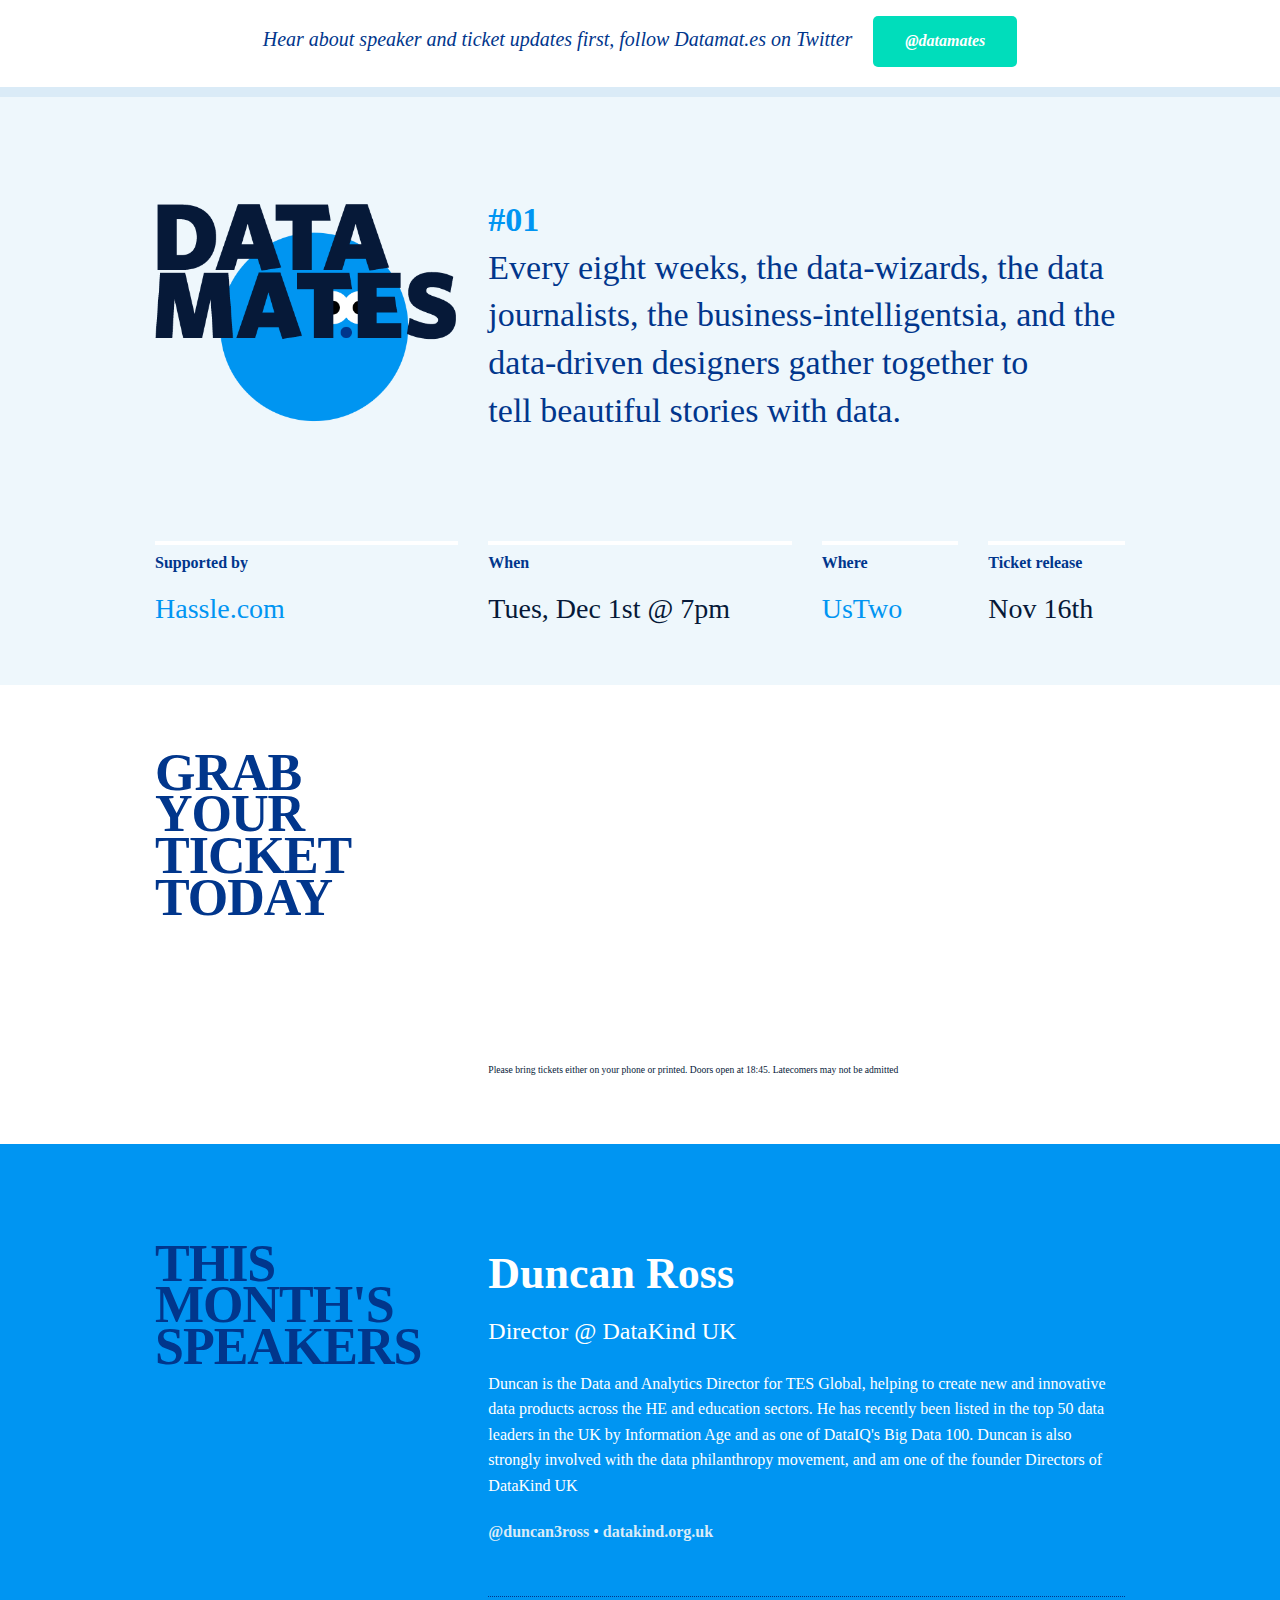
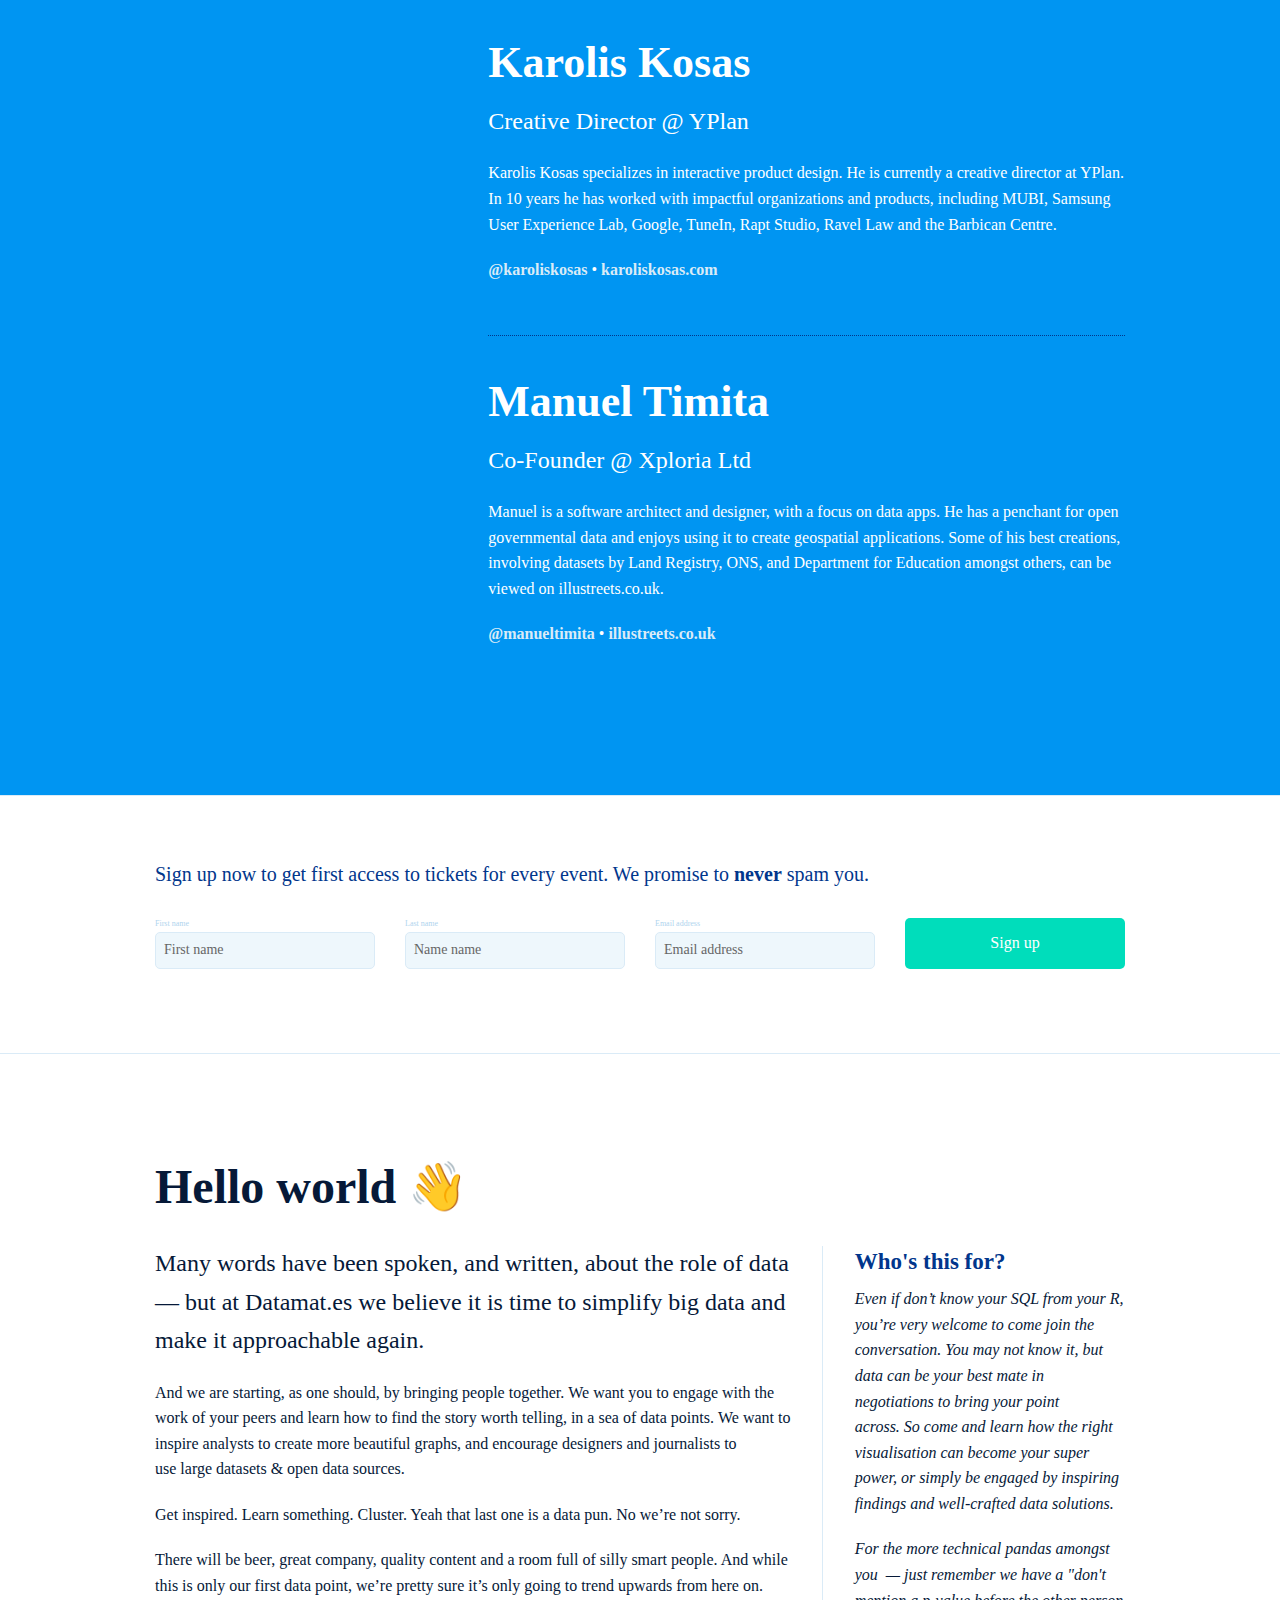
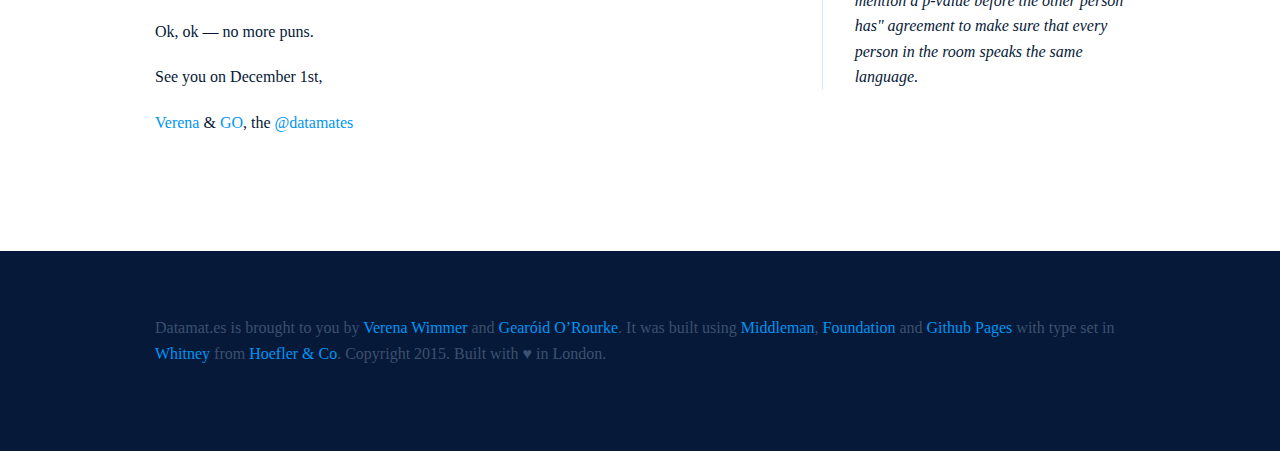
<file: index.html>
<!DOCTYPE html>
<head>
  <title></title>
  <meta charset="utf-8">
  <!-- Always force latest IE rendering engine or request Chrome Frame -->
  <meta content="IE=edge,chrome=1" http-equiv="X-UA-Compatible">
  <link rel="stylesheet" type="text/css" href="//cloud.typography.com/7685452/629708/css/fonts.css" />
  <link rel="stylesheet" href="stylesheets/normalize.css" />
  <link rel="stylesheet" href="stylesheets/foundation.css" />
  <link rel="stylesheet" href="stylesheets/datamates.css" />
</head>
<body>
  <section id='follow-us'>
    <div class='row'>
      <p>
        Hear about speaker and ticket updates first, follow Datamat.es on Twitter
        <a class='button' href='https://twitter.com/datamates'>@datamates</a>
      </p>
    </div>
  </section>
  <header class='hero'>
    <div class='row'>
      <div class='large-4 columns'>
        <h1>DataMates</h1>
        <img class='logo' src='images/site-logo.png'>
      </div>
      <div class='large-8 columns'>
        <h2>
          <span>#01</span>
          Every eight weeks, the data-wizards, the data journalists, the business-intelligentsia, and the data-driven designers gather together to tell beautiful stories with data. 
        </h2>
      </div>
    </div>
    <div class='event-details'>
      <div class='row'>
        <div class='large-4 columns'>
          <h4 class='swiss-head'>Supported by</h4>
          <h3>
            <a href="http://hassle.com">Hassle.com</a>
          </h3>
        </div>
        <div class='large-4 small-6 columns'>
          <h4 class='swiss-head'>When</h4>
          <h3>Tues, Dec 1st @ 7pm</h3>
        </div>
        <div class='large-2 small-6 columns'>
          <h4 class='swiss-head'>Where</h4>
          <h3>
            <a href="https://www.google.com/maps?z=12&t=m&q=loc:51.524064+-0.07706499999994776">UsTwo</a>
          </h3>
        </div>
        <div class='large-2 small-6 columns'>
          <h4 class='swiss-head'>Ticket release</h4>
          <h3>Nov 16th</h3>
        </div>
      </div>
    </div>
  </header>
  <section class='tickets'>
    <div class='row'>
      <div class='large-4 columns'>
        <h1 class='section-header'>Grab your ticket today</h1>
      </div>
      <div class='large-8 columns'>
        <iframe  src="//eventbrite.co.uk/tickets-external?eid=19559326472&ref=etckt" frameborder="0" height="300" width="100%" vspace="0" hspace="0" marginheight="5" marginwidth="5" scrolling="auto" allowtransparency="true"></iframe>
        <small>Please bring tickets either on your phone or printed. Doors open at 18:45. Latecomers may not be admitted</small>
      </div>
    </div>
  </section>
  <section class='speakers'>
    <div class='row'>
      <div class='large-4 columns'>
        <h1 class='section-header'>This month's speakers</h1>
      </div>
      <div class='large-8 columns'>
        <article class='speaker'>
          <div class='row'>
            <div class='large-12 columns'>
              <h1>Duncan Ross</h1>
              <p class='standfirst'>Director @ DataKind UK</p>
              <p>Duncan is the Data and Analytics Director for TES Global, helping to create new and innovative data products across the HE and education sectors. He has recently been listed in the top 50 data leaders in the UK by Information Age and as one of DataIQ's Big Data 100. Duncan is also strongly involved with the data philanthropy movement, and am one of the founder Directors of DataKind UK</p>
              <p><a href="https://twitter.com/@duncan3ross">@duncan3ross</a> • <a href="http://datakind.org.uk">datakind.org.uk</a></p>
            </div>
          </div>
        </article>
        <article class='speaker'>
          <div class='row'>
            <div class='large-12 columns'>
              <h1>Karolis Kosas</h1>
              <p class='standfirst'>Creative Director @ YPlan</p>
              <p>Karolis Kosas specializes in interactive product design. He is currently a creative director at YPlan.  In 10 years he has worked with impactful organizations and products, including MUBI, Samsung User Experience Lab, Google, TuneIn, Rapt Studio, Ravel Law and the Barbican Centre.</p>
              <p><a href="https://twitter.com/@karoliskosas">@karoliskosas</a> • <a href="http://karoliskosas.com">karoliskosas.com</a></p>
            </div>
          </div>
        </article>
        <article class='speaker'>
          <div class='row'>
            <div class='large-12 columns'>
              <h1>Manuel Timita</h1>
              <p class='standfirst'>Co-Founder @ Xploria Ltd</p>
              <p>Manuel is a software architect and designer, with a focus on data apps. He has a penchant for open governmental data and enjoys using it to create geospatial applications. Some of his best creations, involving datasets by Land Registry, ONS, and Department for Education amongst others, can be viewed on illustreets.co.uk.</p>
              <p><a href="https://twitter.com/@manueltimita">@manueltimita</a> • <a href="http://illustreets.co.uk">illustreets.co.uk</a></p>
            </div>
          </div>
        </article>
      </div>
    </div>
  </section>
  <section id='newsletter'>
    <div class='row'>
      <h3 class='large-12 columns'>Sign up now to get first access to tickets for every event. We promise to <b>never</b> spam you.</h3>
      <form action='//datamat.us12.list-manage.com/subscribe/post?u=cb855305b7d476a301bc8db16&amp;amp;id=87c052671d' method='post' target='_blank'>
        <div class='large-3 medium-6 small-12 columns'>
          <label>
            First name
            <input type="text" value="" name="FNAME" placeholder="First name" required/>
          </label>
        </div>
        <div class='large-3 medium-6 small-12 columns'>
          <label>
            Last name
            <input type="text" value="" name="LNAME" placeholder="Name name" required/>
          </label>
        </div>
        <div class='large-3 medium-6 small-12 columns'>
          <label>
            Email address
            <input type="email" value="" name="EMAIL" placeholder="Email address" required/>
            <input type="text" name="b_cb855305b7d476a301bc8db16_87c052671d" tabindex="-1" value="" style="display:none;">
          </label>
        </div>
        <div class='large-3 medium-6 small-12 columns'>
          <button class='button expand' type='submit'>Sign up</button>
        </div>
      </form>
    </div>
  </section>
  <script type='text/javascript' src='//s3.amazonaws.com/downloads.mailchimp.com/js/mc-validate.js'></script><script type='text/javascript'>(function($) {window.fnames = new Array(); window.ftypes = new Array();fnames[0]='EMAIL';ftypes[0]='email';fnames[1]='FNAME';ftypes[1]='text';fnames[2]='LNAME';ftypes[2]='text';}(jQuery));var $mcj = jQuery.noConflict(true);</script>
  <section id='hello-world'>
    <div class='row'>
      <div class='large-8 columns'>
        <article>
          <h1>Hello world 👋</h1>
          <p class='standfirst'>Many words have been spoken, and written, about the role of data — but at Datamat.es we believe it is time to simplify big data and make it approachable again.</p>
          <p>And we are starting, as one should, by bringing people together. We want you to engage with the work of your peers and learn how to find the story worth telling, in a sea of data points. We want to inspire analysts to create more beautiful graphs, and encourage designers and journalists to use large datasets & open data sources. </p>
          <p>Get inspired. Learn something. Cluster. Yeah that last one is a data pun. No we’re not sorry.</p>
          <p>There will be beer, great company, quality content and a room full of silly smart people. And while this is only our first data point, we’re pretty sure it’s only going to trend upwards from here on. </p>
          <p>Ok, ok — no more puns.</p>
          <p>See you on December 1st,  </p>
          <p>
            <a href="https://twitter.com/ver_enaw">Verena</a> & <a href="https://twitter.com/gearoidorourke">GO</a>, the <a href="https://twitter.com/datamates">@datamates</a>
          </p>
        </article>
      </div>
      <div class='large-4 columns'>
        <aside>
          <h4>Who's this for?</h4>
          <p>Even if don’t know your SQL from your R, you’re very welcome to come join the conversation. You may not know it, but data can be your best mate in negotiations to bring your point across. So come and learn how the right visualisation can become your super power, or simply be engaged by inspiring findings and well-crafted data solutions.</p>
          <p>For the more technical pandas amongst you  — just remember we have a "don't mention a p-value before the other person has" agreement to make sure that every person in the room speaks the same language.</p>
        </aside>
      </div>
    </div>
  </section>
  <footer id='site-footer'>
    <div class='row'>
      <div class='large-12 medium-12 small-12 columns'>
        <p>Datamat.es is brought to you by <a href="https://twitter.com/ver_enaw">Verena Wimmer</a> and <a href="https://twitter.com/gearoidorourke">Gearóid O’Rourke</a>. It was built using <a href="https://middlemanapp.com/">Middleman</a>, <a href="http://foundation.zurb.com/">Foundation</a> and <a href="https://pages.github.com/">Github Pages</a> with type set in <a href="http://www.typography.com/fonts/whitney/overview/">Whitney</a> from <a href="http://www.typography.com/">Hoefler &amp; Co</a>. Copyright 2015. Built with &hearts; in London.</p>
      </div>
    </div>
  </footer>
  <script src="javascripts/vendor/jquery.js"></script>
  <script src="javascripts/vendor/foundation.min.js"></script>
  <script>$(document).foundation();</script>
  <script>(function(i,s,o,g,r,a,m){i['GoogleAnalyticsObject']=r;i[r]=i[r]||function(){(i[r].q=i[r].q||[]).push(arguments)},i[r].l=1*new Date();a=s.createElement(o),m=s.getElementsByTagName(o)[0];a.async=1;a.src=g;m.parentNode.insertBefore(a,m)})(window,document,'script','//www.google-analytics.com/analytics.js','ga');ga('create', 'UA-69174152-1', 'auto'); ga('send', 'pageview');</script>
</body>
</file>
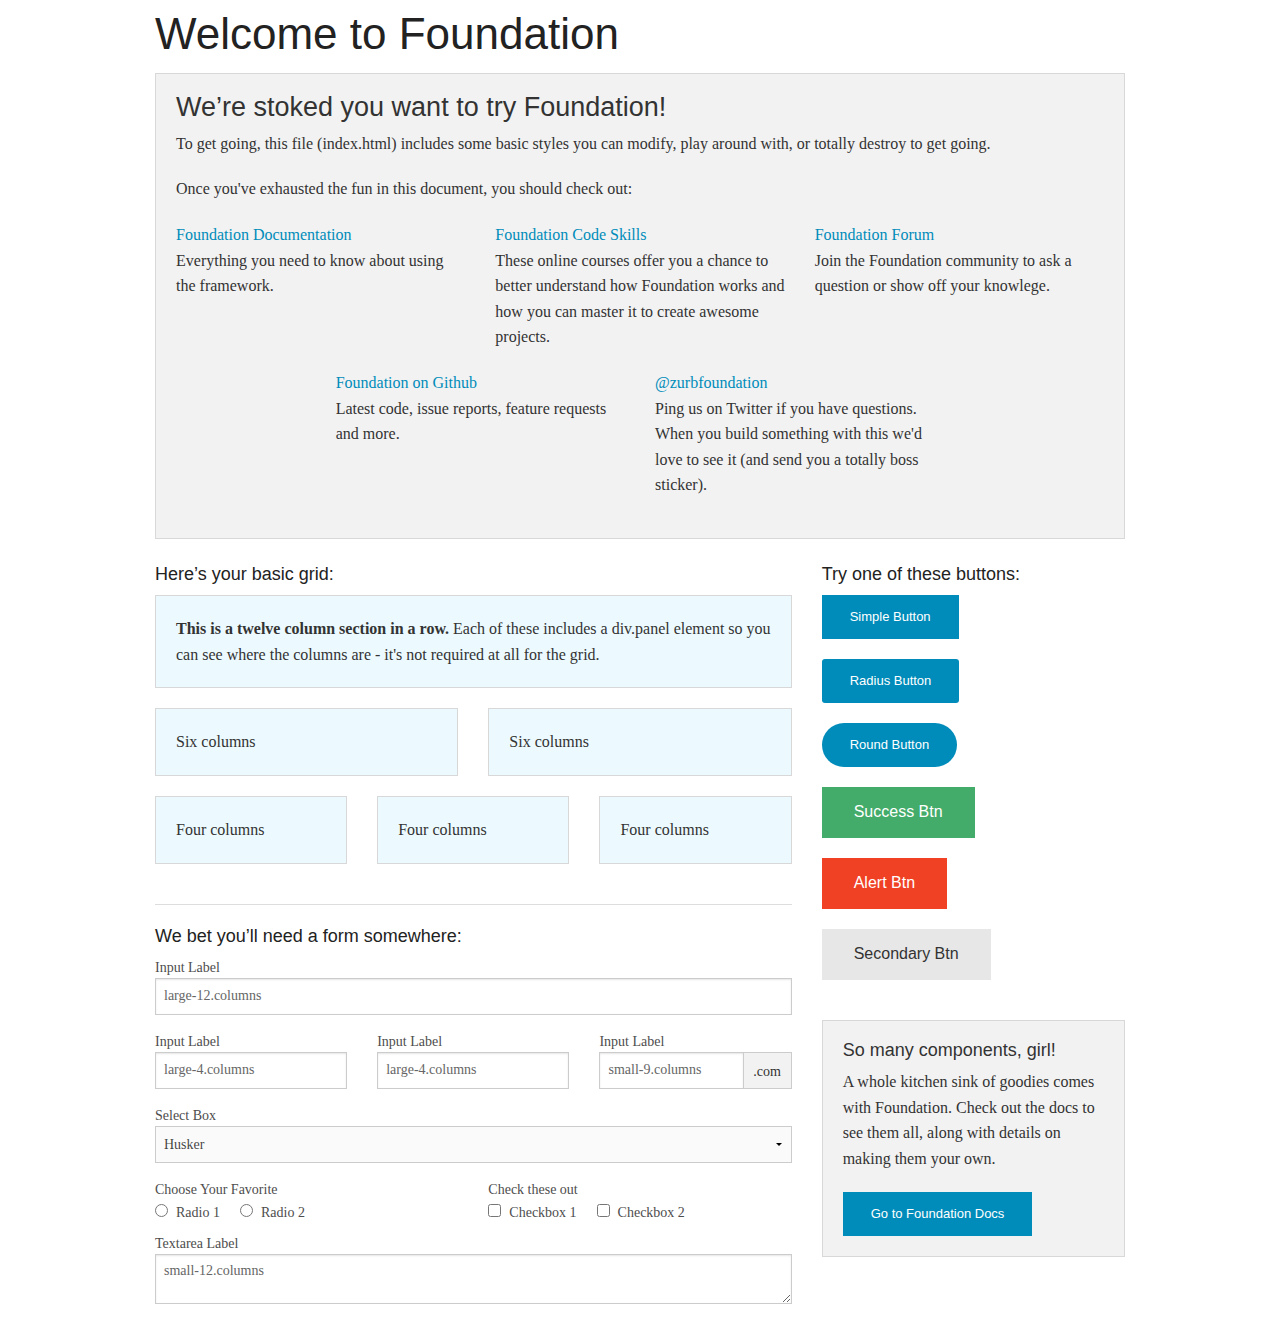
<file: source/index.html>
<!doctype html>
<html class="no-js" lang="en">
  <head>

    <meta charset="utf-8" />
    <meta name="viewport" content="width=device-width, initial-scale=1.0" />

    <title>Foundation | Welcome</title>

    <link rel="stylesheet" type="text/css" href="//cloud.typography.com/7685452/629708/css/fonts.css" />
    <link rel="stylesheet" href="stylesheets/normalize.css" />
    <link rel="stylesheet" href="stylesheets/foundation.css" />
    <link rel="stylesheet" href="stylesheets/datamates.css" />

  </head>
  <body>

    <div class="row">
      <div class="large-12 columns">
        <h1>Welcome to Foundation</h1>
      </div>
    </div>

    <div class="row">
      <div class="large-12 columns">
        <div class="panel">
          <h3>We&rsquo;re stoked you want to try Foundation! </h3>
          <p>To get going, this file (index.html) includes some basic styles you can modify, play around with, or totally destroy to get going.</p>
          <p>Once you've exhausted the fun in this document, you should check out:</p>
          <div class="row">
            <div class="large-4 medium-4 columns">
              <p><a href="http://foundation.zurb.com/docs">Foundation Documentation</a><br />Everything you need to know about using the framework.</p>
            </div>
            <div class="large-4 medium-4 columns">
              <p><a href="http://zurb.com/university/code-skills">Foundation Code Skills</a><br />These online courses offer you a chance to better understand how Foundation works and how you can master it to create awesome projects.</p>
            </div>
            <div class="large-4 medium-4 columns">
              <p><a href="http://foundation.zurb.com/forum">Foundation Forum</a><br />Join the Foundation community to ask a question or show off your knowlege.</p>
            </div>
          </div>
          <div class="row">
            <div class="large-4 medium-4 medium-push-2 columns">
              <p><a href="http://github.com/zurb/foundation">Foundation on Github</a><br />Latest code, issue reports, feature requests and more.</p>
            </div>
            <div class="large-4 medium-4 medium-pull-2 columns">
              <p><a href="https://twitter.com/ZURBfoundation">@zurbfoundation</a><br />Ping us on Twitter if you have questions. When you build something with this we'd love to see it (and send you a totally boss sticker).</p>
            </div>
          </div>
        </div>
      </div>
    </div>

    <div class="row">
      <div class="large-8 medium-8 columns">
        <h5>Here&rsquo;s your basic grid:</h5>
        <!-- Grid Example -->

        <div class="row">
          <div class="large-12 columns">
            <div class="callout panel">
              <p><strong>This is a twelve column section in a row.</strong> Each of these includes a div.panel element so you can see where the columns are - it's not required at all for the grid.</p>
            </div>
          </div>
        </div>
        <div class="row">
          <div class="large-6 medium-6 columns">
            <div class="callout panel">
              <p>Six columns</p>
            </div>
          </div>
          <div class="large-6 medium-6 columns">
            <div class="callout panel">
              <p>Six columns</p>
            </div>
          </div>
        </div>
        <div class="row">
          <div class="large-4 medium-4 small-4 columns">
            <div class="callout panel">
              <p>Four columns</p>
            </div>
          </div>
          <div class="large-4 medium-4 small-4 columns">
            <div class="callout panel">
              <p>Four columns</p>
            </div>
          </div>
          <div class="large-4 medium-4 small-4 columns">
            <div class="callout panel">
              <p>Four columns</p>
            </div>
          </div>
        </div>

        <hr />

        <h5>We bet you&rsquo;ll need a form somewhere:</h5>
        <form>
          <div class="row">
            <div class="large-12 columns">
              <label>Input Label</label>
              <input type="text" placeholder="large-12.columns" />
            </div>
          </div>
          <div class="row">
            <div class="large-4 medium-4 columns">
              <label>Input Label</label>
              <input type="text" placeholder="large-4.columns" />
            </div>
            <div class="large-4 medium-4 columns">
              <label>Input Label</label>
              <input type="text" placeholder="large-4.columns" />
            </div>
            <div class="large-4 medium-4 columns">
              <div class="row collapse">
                <label>Input Label</label>
                <div class="small-9 columns">
                  <input type="text" placeholder="small-9.columns" />
                </div>
                <div class="small-3 columns">
                  <span class="postfix">.com</span>
                </div>
              </div>
            </div>
          </div>
          <div class="row">
            <div class="large-12 columns">
              <label>Select Box</label>
              <select>
                <option value="husker">Husker</option>
                <option value="starbuck">Starbuck</option>
                <option value="hotdog">Hot Dog</option>
                <option value="apollo">Apollo</option>
              </select>
            </div>
          </div>
          <div class="row">
            <div class="large-6 medium-6 columns">
              <label>Choose Your Favorite</label>
              <input type="radio" name="pokemon" value="Red" id="pokemonRed"><label for="pokemonRed">Radio 1</label>
              <input type="radio" name="pokemon" value="Blue" id="pokemonBlue"><label for="pokemonBlue">Radio 2</label>
            </div>
            <div class="large-6 medium-6 columns">
              <label>Check these out</label>
              <input id="checkbox1" type="checkbox"><label for="checkbox1">Checkbox 1</label>
              <input id="checkbox2" type="checkbox"><label for="checkbox2">Checkbox 2</label>
            </div>
          </div>
          <div class="row">
            <div class="large-12 columns">
              <label>Textarea Label</label>
              <textarea placeholder="small-12.columns"></textarea>
            </div>
          </div>
        </form>
      </div>

      <div class="large-4 medium-4 columns">
        <h5>Try one of these buttons:</h5>
        <p><a href="#" class="small button">Simple Button</a><br/>
        <a href="#" class="small radius button">Radius Button</a><br/>
        <a href="#" class="small round button">Round Button</a><br/>
        <a href="#" class="medium success button">Success Btn</a><br/>
        <a href="#" class="medium alert button">Alert Btn</a><br/>
        <a href="#" class="medium secondary button">Secondary Btn</a></p>
        <div class="panel">
          <h5>So many components, girl!</h5>
          <p>A whole kitchen sink of goodies comes with Foundation. Check out the docs to see them all, along with details on making them your own.</p>
          <a href="http://foundation.zurb.com/docs/" class="small button">Go to Foundation Docs</a>
        </div>
      </div>
    </div>

    <script src="javascripts/vendor/jquery.js"></script>
    <script src="javascripts/vendor/foundation.min.js"></script>
    <script>
      $(document).foundation();
    </script>
  </body>
</html>
</file>
<file: stylesheets/datamates.css>
body{background-color:#061938;color:#061938;font-family:"Whitney SSm A", "Whitney SSm B";font-style:normal;font-weight:400}header,footer,section{padding:4em 0}h1,h2,h3,h4,h5,h6,p{font-family:"Whitney SSm A", "Whitney SSm B";color:#061938}h3{font-size:1.75em}.section-header{color:#01368C;text-transform:uppercase;font-weight:800;font-size:3.25em;letter-spacing:-1px;line-height:0.8;position:relative;z-index:2}.standfirst{font-size:1.5em}.swiss-head{font-style:normal;font-weight:800;color:#01368C;font-size:1em;border-top:0.25em solid #fff;line-height:2.25}a{color:#0095F2}.button{font-family:"Whitney SSm A", "Whitney SSm B";border-radius:5px;background-color:#00DDBB}.button:hover{background-color:#00c9aa}#follow-us{background-color:#ffffff;border-bottom:10px solid #DAEBF7;padding:1em 0 0 0}#follow-us p{margin:0;padding:0;font-style:italic;text-align:center;font-size:1.25em;line-height:1;color:#01368C}#follow-us p a{margin-left:1em;font-weight:800}.hero{background-color:#EEF7FC;padding:6em 0 3em 0}.hero .logo{width:100%}.hero h1{visibility:hidden;height:0px}.hero h2{color:#01368C;font-size:2.125em}.hero h2 span{font-weight:800;color:#0095F2;display:block}.event-details{margin:6em 0 0 0}#newsletter{background-color:#fff;border-top:1px solid #DAEBF7;border-bottom:1px solid #DAEBF7}#newsletter h3{font-size:1.25em;color:#01368C;margin:0 0 1.5em 0}#newsletter label{font-size:0.5em;color:#b0d4ee}#newsletter label input{border-radius:5px;margin:0.125em 0 0 0;background-color:#EEF7FC;border-color:#DAEBF7;box-shadow:none;color:#01368C}#newsletter label input:focus{border-color:#0095F2}.tickets{background:#fff}.speakers{background-color:#0095F2;padding:6em 0}.speaker{padding:0 0 2em 0}.speaker h1{font-weight:800;color:#fff}.speaker p{color:#fff}.speaker a{color:#DAEBF7;font-weight:600}.speaker+.speaker{border-top:1px dotted #01368C;padding-top:2em}#hello-world{background-color:#fff;padding:6em 0}#hello-world h1{font-style:normal;font-weight:800;font-size:3em;margin-bottom:0.5em}#hello-world aside{margin-top:6em;font-style:italic;border-left:1px solid #DAEBF7;padding-left:2em}#hello-world aside h4{font-weight:800;color:#01368C}#site-footer p{color:#3C506F}
</file>
<file: source/stylesheets/datamates.css>
body {
  font-family: "Whitney SSm A", "Whitney SSm B";
  font-style: normal;
  font-weight: 400;
}
</file>
